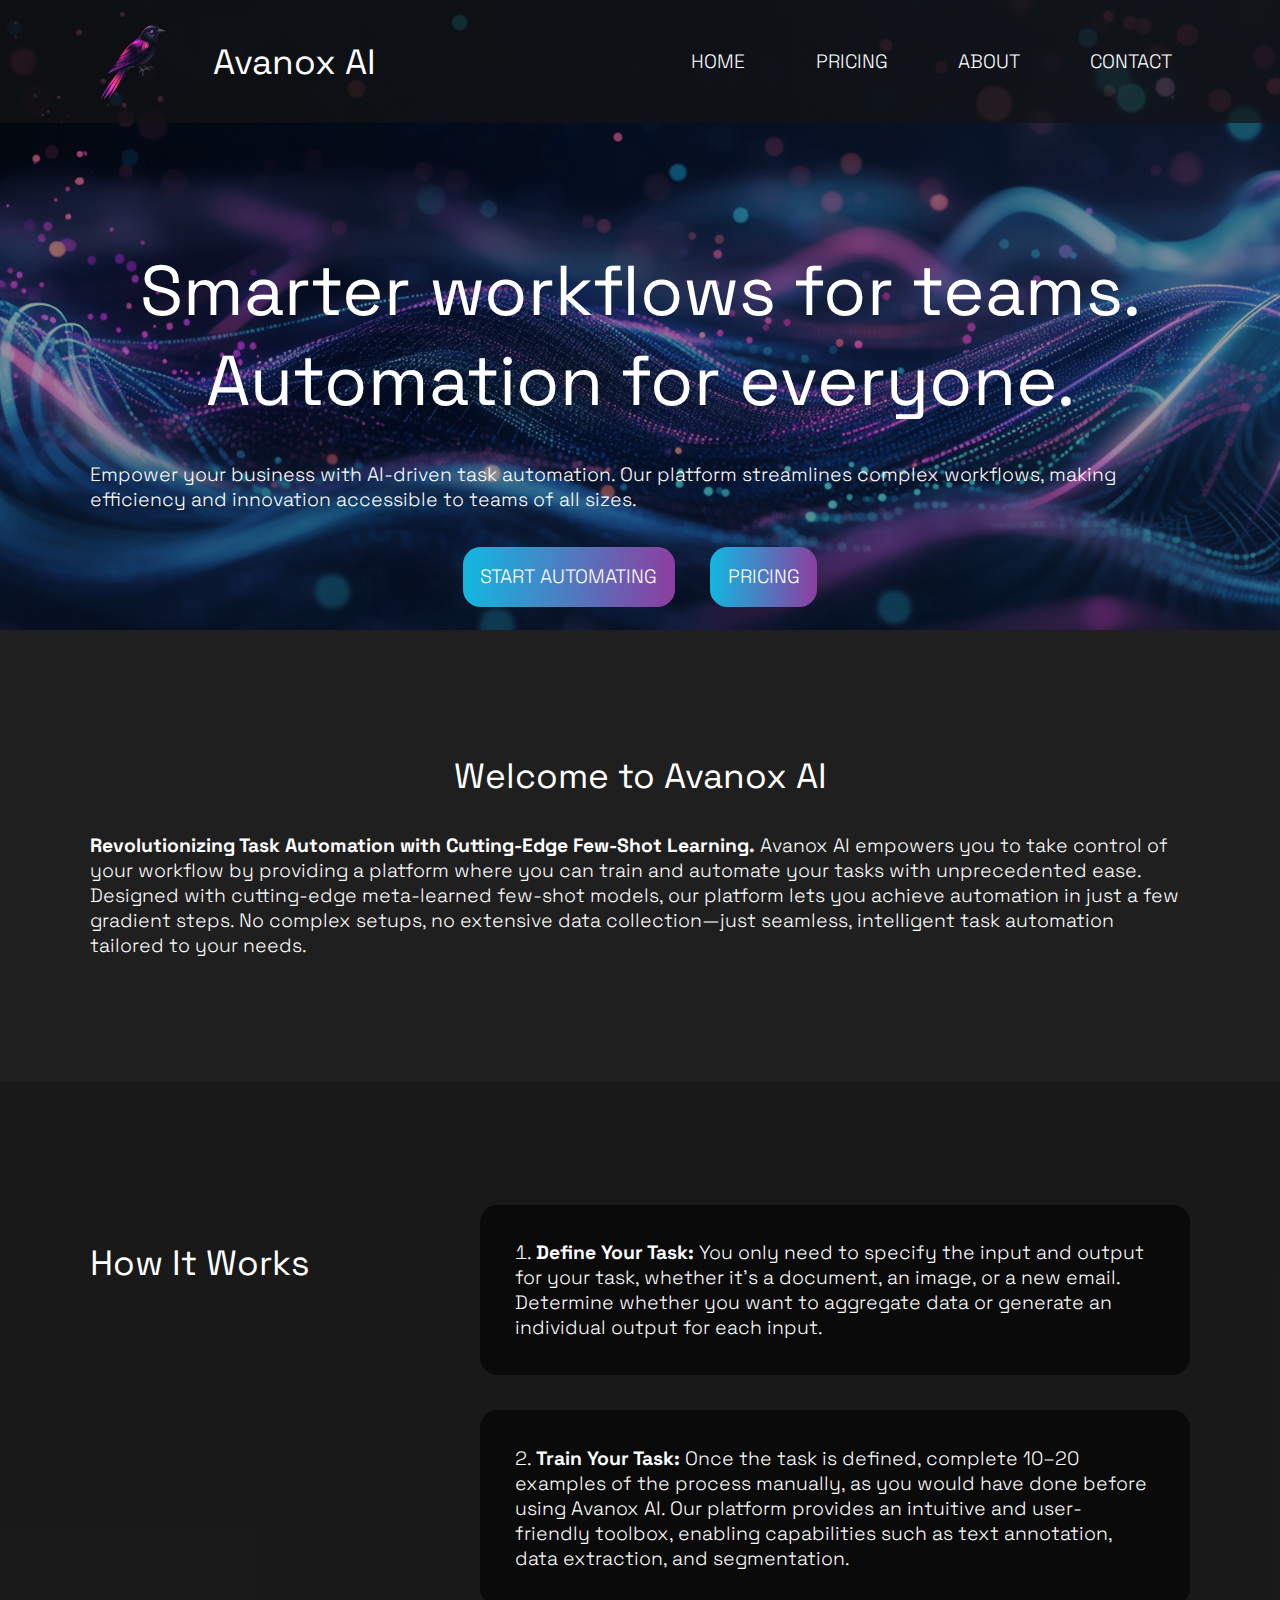
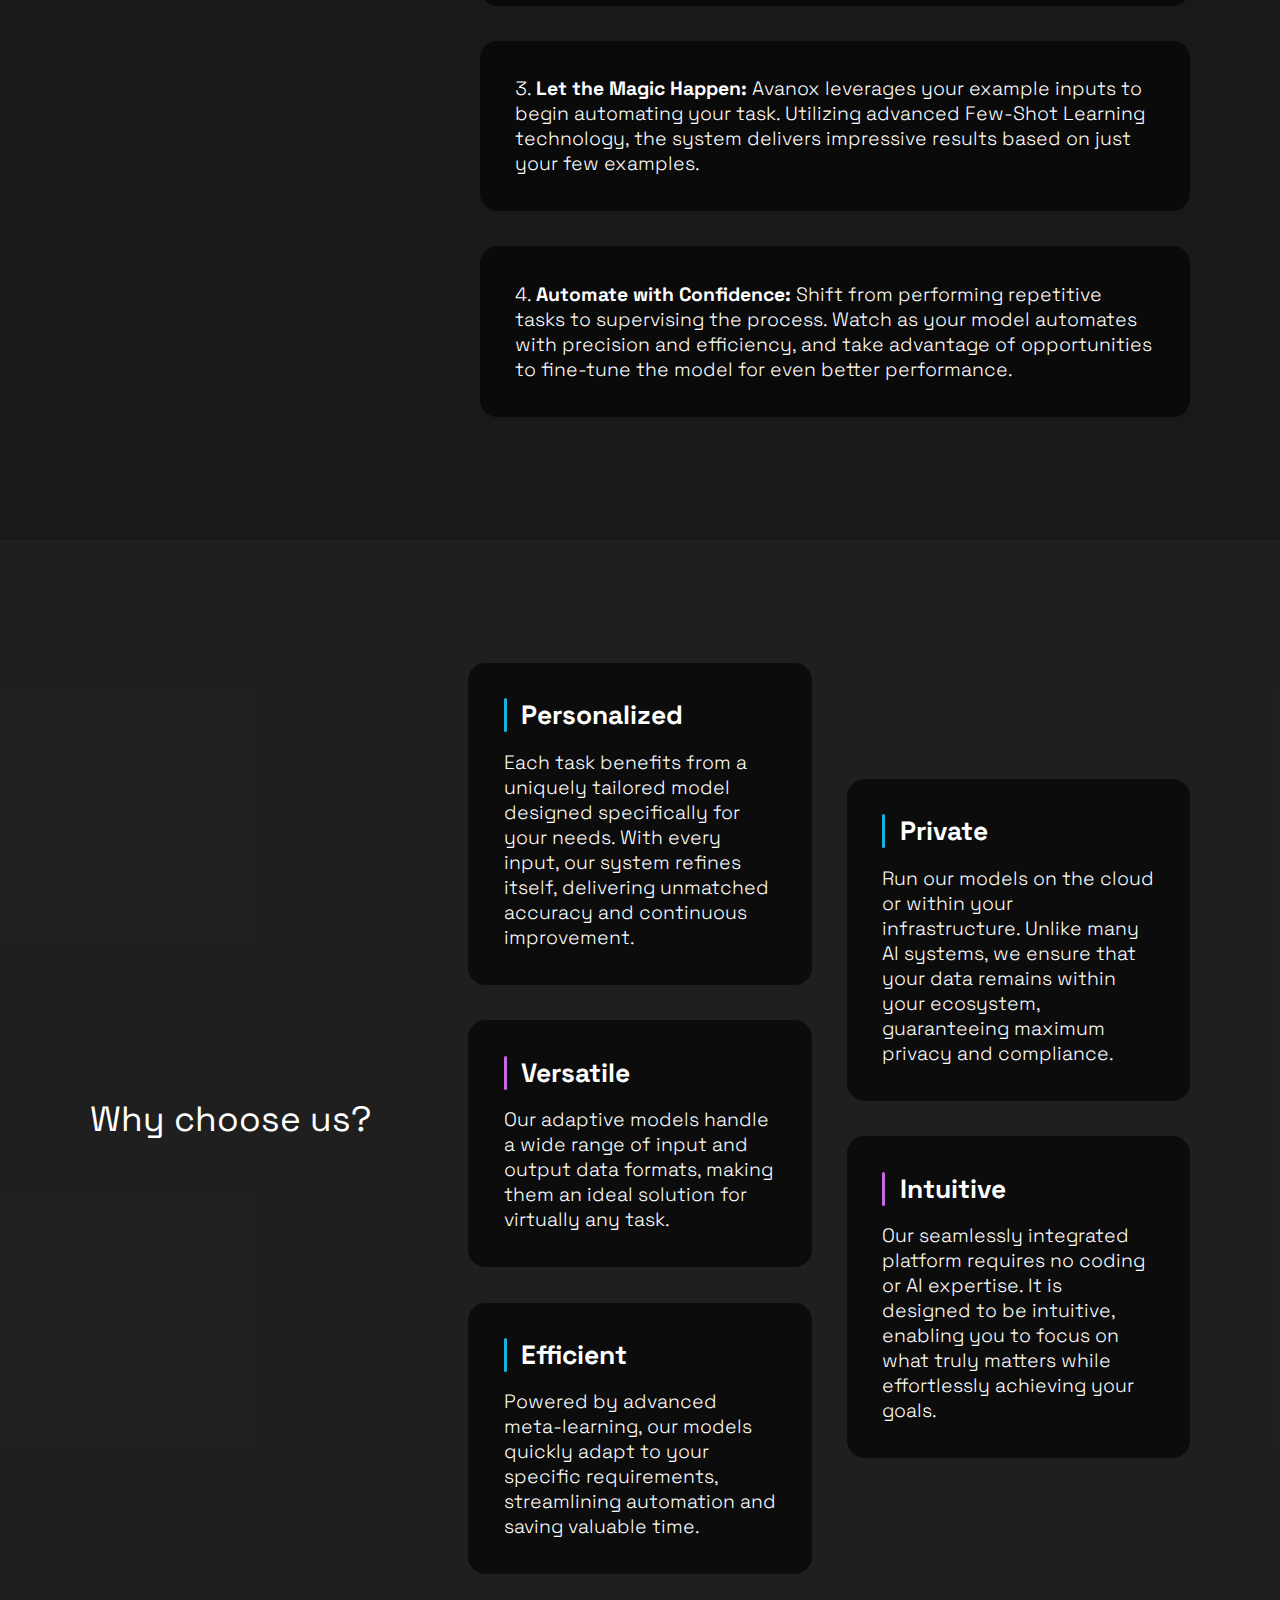
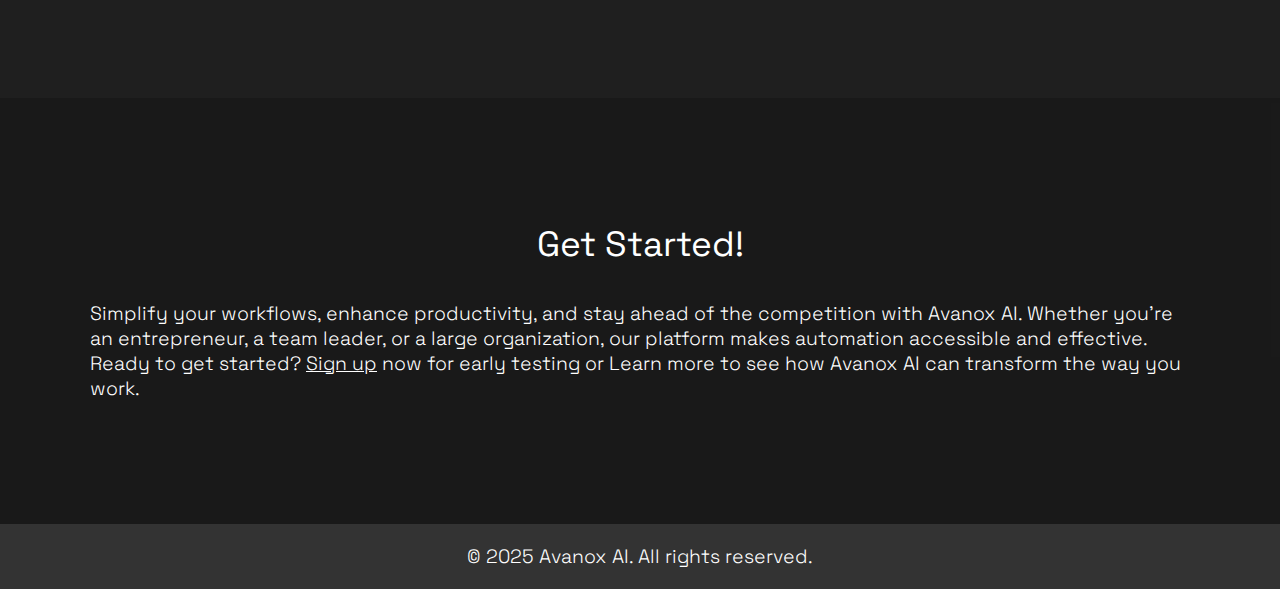
<file: index.html>
<!DOCTYPE html>
<html lang="en">
<head>
    <meta charset="UTF-8">
    <meta name="viewport" content="width=device-width, initial-scale=1.0">
    <title>Avanox AI</title>
    <link href="https://fonts.googleapis.com/css2?family=Space+Grotesk:wght@300..700&display=swap" rel="stylesheet">
    <link rel="stylesheet" href="style.css">

</head>
<body>
    <header>
        <section class="menu">
            <div class="container">
                <div class="col_wrapper between">
                    <div>
                        <div class="col_wrapper left">
                            <img src="img/logo.png" alt="Company Logo" class="logo">
                            <h3>Avanox AI</h3>
                        </div>
                    </div>
                    <div>
                        <nav class="col_wrapper center">
                            <a class="btn" href="index.html">Home</a>
                            <a class="btn" href="pricing.html">Pricing</a>
                            <a class="btn" href="about.html">About</a>
                            <a class="btn" href="contact.html">Contact</a>
                        </nav>
                    </div>
                </div>
            </div>
        </section>
        <section class="overlay">
            <div class="container">
                <div class="row_wrapper">
                    <div class="col_wrapper center">
                        <h2>Smarter workflows for teams. Automation for everyone.</h2>
                    </div>
                    <div class="col_wrapper center">
                        <p>Empower your business with AI-driven task automation. Our platform streamlines complex workflows, making efficiency and innovation accessible to teams of all sizes.</p>
                    </div>
                    <div class="col_wrapper center">
                        <a class="btn filled" href="#">Start automating</a>
                        <a class="btn filled" href="#">Pricing</a>
                    </div>
                </div>
            </div>
        </section>
    </header>

    <main>
        <section class="intro">
            <div class="container">
                <h3>Welcome to Avanox AI</h3>
                <p><b>Revolutionizing Task Automation with Cutting-Edge Few-Shot Learning.</b> Avanox AI empowers you to take control of your workflow by providing a platform where you can train and automate your tasks with unprecedented ease. Designed with cutting-edge meta-learned few-shot models, our platform lets you achieve automation in just a few gradient steps. No complex setups, no extensive data collection—just seamless, intelligent task automation tailored to your needs.</p>
            </div>
        </section>

        <section class="technology">
            <div class="container">
                <article class="col_wrapper _1_2">
                    <h3>How It Works</h3>
                    <ol>
                        <li><b>Define Your Task:</b> You only need to specify the input and output for your task, whether it’s a document, an image, or a new email. Determine whether you want to aggregate data or generate an individual output for each input.</li>
                        <li><b>Train Your Task:</b> Once the task is defined, complete 10–20 examples of the process manually, as you would have done before using Avanox AI. Our platform provides an intuitive and user-friendly toolbox, enabling capabilities such as text annotation, data extraction, and segmentation.</li>
                        <li><b>Let the Magic Happen:</b> Avanox leverages your example inputs to begin automating your task. Utilizing advanced Few-Shot Learning technology, the system delivers impressive results based on just your few examples.</li>
                        <li><b>Automate with Confidence:</b> Shift from performing repetitive tasks to supervising the process. Watch as your model automates with precision and efficiency, and take advantage of opportunities to fine-tune the model for even better performance.</li>
                    </ol>
                </article>
            </div>
        </section>

        <section class="trust">
            <div class="container">
                <div class="col_wrapper same">
                    <h3>Why choose us?</h3>
                    <div class="row_wrapper">
                        <article class="content_box">
                            <h4>Personalized</h4>
                            <p>Each task benefits from a uniquely tailored model designed specifically for your needs. With every input, our system refines itself, delivering unmatched accuracy and continuous improvement.</p>
                        </article>
                        <article class="content_box">
                            <h4>Versatile</h4>
                            <p>Our adaptive models handle a wide range of input and output data formats, making them an ideal solution for virtually any task.</p>
                        </article class="content_box">
                        <article class="content_box">
                            <h4>Efficient</h4>
                            <p>Powered by advanced meta-learning, our models quickly adapt to your specific requirements, streamlining automation and saving valuable time.</p>
                        </article class="content_box">
                    </div>
                    <div class="row_wrapper">
                        <article class="content_box">
                            <h4>Private</h4>
                            <p>Run our models on the cloud or within your infrastructure. Unlike many AI systems, we ensure that your data remains within your ecosystem, guaranteeing maximum privacy and compliance.</p>
                        </article class="content_box">
                        <article class="content_box">
                            <h4>Intuitive</h4>
                            <p>Our seamlessly integrated platform requires no coding or AI expertise. It is designed to be intuitive, enabling you to focus on what truly matters while effortlessly achieving your goals.</p>
                        </article class="content_box">
                    </div>

                </div>
            </div>
        </section>

        <section class="outro">
            <div class="container">
                <h3>Get Started!</h3>
                <p>Simplify your workflows, enhance productivity, and stay ahead of the competition with Avanox AI. Whether you're an entrepreneur, a team leader, or a large organization, our platform makes automation accessible and effective. Ready to get started? <a href="contact.html">Sign up</a> now for early testing or Learn more to see how Avanox AI can transform the way you work.</p>
            </div>
        </section>        


    </main>

    <footer>
        <div class="container">
            <p>&copy; 2025 Avanox AI. All rights reserved.</p>
        </div>
    </footer>

</body>
</html>
</file>
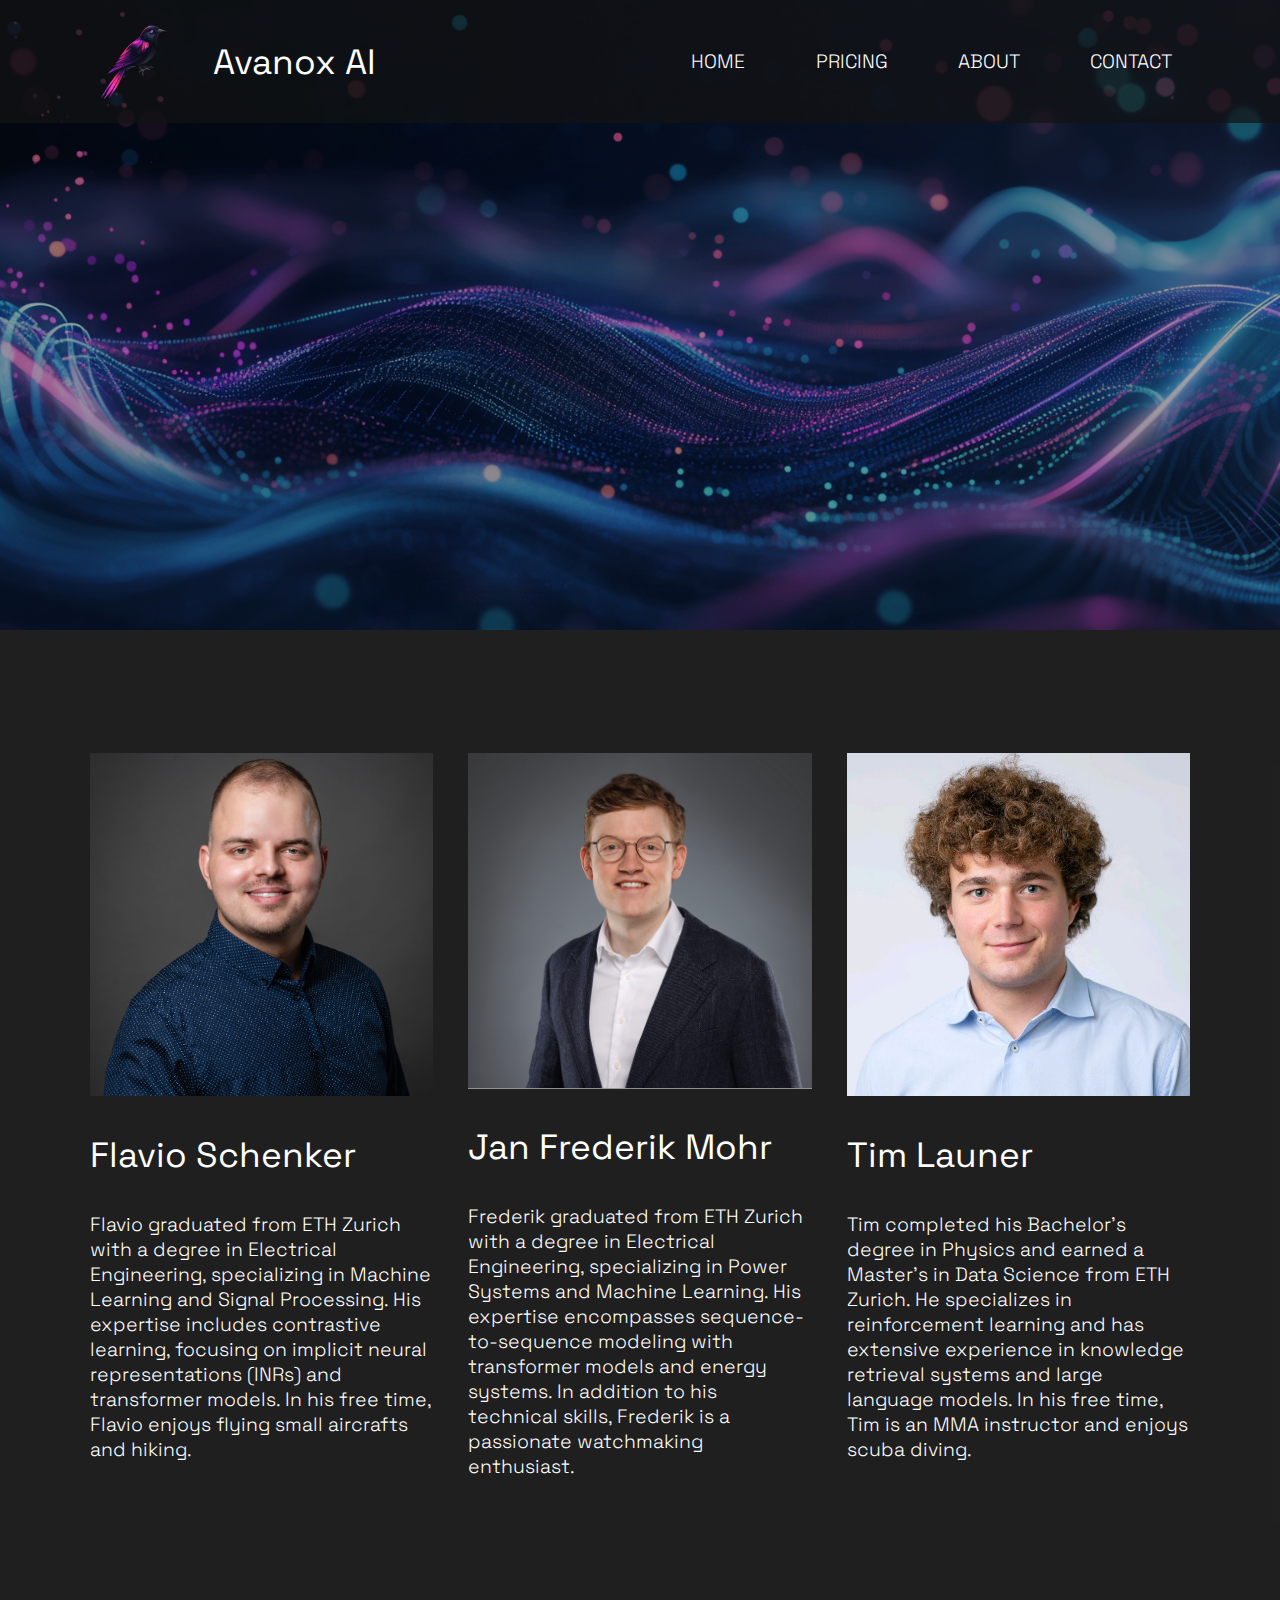
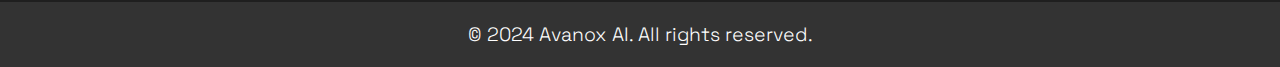
<file: about.html>
<!DOCTYPE html>
<html lang="en">
<head>
    <meta charset="UTF-8">
    <meta name="viewport" content="width=device-width, initial-scale=1.0">
    <title>Avanox AI - About us</title>
    <link href="https://fonts.googleapis.com/css2?family=Space+Grotesk:wght@300..700&display=swap" rel="stylesheet">
    <link rel="stylesheet" href="style.css">

</head>
<body>
    <header>
        <section class="menu">
            <div class="container">
                <div class="col_wrapper between">
                    <div class="col">
                        <div class="col_wrapper left">
                            <img src="img/logo.png" alt="Company Logo" class="logo">
                            <h3>Avanox AI</h3>
                        </div>
                    </div>
                    <div class="col">
                        <nav class="col_wrapper center">
                            <a class="btn" href="index.html">Home</a>
                            <a class="btn" href="pricing.html">Pricing</a>
                            <a class="btn" href="about.html">About</a>
                            <a class="btn" href="contact.html">Contact</a>
                        </nav>
                    </div>
                </div>
            </div>
        </section>
    </header>


    <main class="x_row_wrapper">

        <section class="about">
            <div class="container">
                <div class="row_wrapper">
                    <div class="col_wrapper same">
                        <div class="row_wrapper">
                            <img src="img/about_flavio.jpg" alt="Company Logo">
                            <h3>Flavio Schenker</h3>
                            <p>Flavio graduated from ETH Zurich with a degree in Electrical Engineering, specializing in Machine Learning and Signal Processing. His expertise includes contrastive learning, focusing on implicit neural representations (INRs) and transformer models. In his free time, Flavio enjoys flying small aircrafts and hiking.</p>
                        </div>
                        <div class="row_wrapper">
                            <img src="img/about_frederik.jpg" alt="Company Logo">
                            <h3>Jan Frederik Mohr</h3>
                            <p>Frederik graduated from ETH Zurich with a degree in Electrical Engineering, specializing in Power Systems and Machine Learning. His expertise encompasses sequence-to-sequence modeling with transformer models and energy systems. In addition to his technical skills, Frederik is a passionate watchmaking enthusiast.</p>
                        </div>
                        <div class="row_wrapper">
                            <img src="img/about_tim.jpg" alt="Company Logo">
                            <h3>Tim Launer</h3>
                            <p>Tim completed his Bachelor’s degree in Physics and earned a Master’s in Data Science from ETH Zurich. He specializes in reinforcement learning and has extensive experience in knowledge retrieval systems and large language models. In his free time, Tim is an MMA instructor and enjoys scuba diving.</p>
                        </div>
                    </div>
                </div>
            </div>
        </section>
    </main>

    <footer>
        <div class="container">
            <p>&copy; 2024 Avanox AI. All rights reserved.</p>
        </div>
    </footer>

</body>
</html>
</file>
<file: style.css>
/* General Reset */
* {
    margin: 0;
    padding: 0;
    box-sizing: border-box;
    font-family: "Space Grotesk", sans-serif;
    font-weight: 300;
    font-style: normal;
    font-size: 1.1rem;
    color: #ffffff;
}

b, strong {
    font-weight: 700;
    font-style: normal;
}



main {
    background-color: rgba(25, 25, 25, 1);
    /* background-image: url('stripes.webp'); */
    background-size: 100% auto;
    background-position: center;
}

main > * {
    padding: 7rem 0rem;
}

main > *:nth-child(odd) {
    background-color: rgba(90, 90, 90, 0.1);
}
main > *:nth-child(even) {
    background-color: rgba(30, 30, 30, 0.1);
}


.container {
    max-width: 1100px;
    margin: 0 auto;
}

.row_wrapper {
    width: 100%;
    display: flex;
    flex-direction: column;
    gap: 2rem;
}

.col_wrapper {
    width: 100%;
    display: flex;
    flex-direction: row;
    gap: 2rem;
}
@media (max-width: 768px) {
    * {
        font-size: 1rem;
    }
    .container {
        padding: 0rem 2rem;
    }
    .col_wrapper {
        justify-content: center;
        flex-direction: column;
    }
}

.center {
    justify-content: center;
}
.between {
    justify-content: space-between;
}
.same {
    justify-content: center;
}
.same > *{
    flex: 1 1 0;
    min-width: 0;
}
.left {
    justify-content: left;
}
.right {
    justify-content: right;
}
._1_2 > :nth-child(1){
    flex: 1;
    min-width: 0;
}
._1_2 > :nth-child(2){
    flex: 2;
    min-width: 0;
}
._2_1 > :nth-child(1){
    flex: 2;
    min-width: 0;
}
._2_1 > :nth-child(2){
    flex: 1;
    min-width: 0;
}


.btn {
    text-decoration: none;
    padding: 1rem;
    text-align: center;
    color: #ffffff;
    border-radius: 1rem;
    text-transform: uppercase;
}
.filled {
    background-image: linear-gradient(272.03deg, #8a40a0 2.63%, #16b3de 95.31%);
}

.btn:hover{
    background-color: rgba(0,225,255,1);
    box-shadow: 0px 0px 3rem 1rem rgba(0,225,255,1);}



/* Intro */
.intro {
    text-align: left;
}
.intro h3 {
    text-align: center;
    margin-bottom: 2rem;
}

/* Technology */
.technology .col_wrapper {
    align-items: start;
    list-style-position: inside;
}

.technology h3{
    text-align: left;
    margin-top: 2rem;
}

.technology li{
    text-align: left;
	padding: 2rem;
	border-radius: 1rem;
    background-color: #00000099;
}
.technology li:hover {
    box-shadow: 0px 0px 2rem 0.5rem rgba(0,225,255,1);
}
.technology li + li {
    margin-top: 2rem;
}

/* Trust */
.trust .col_wrapper {
    align-items: center;
}
.content_box {
    background-color: #00000099;
    border-radius: 1rem;
    padding: 2rem;
    text-align: left;
}
.content_box:hover {
    box-shadow: 0px 0px 2rem 0.5rem rgba(0,225,255,1);
}

.content_box > h4 {
    position: relative;
    padding-left: 1rem;
    font-size: 1.5rem;
    font-weight: bold;
    margin-bottom: 1rem;
}

.content_box > h4::before {
    content: '';
    position: absolute;
    left: 0;
    top: 0;
    bottom: 0;
    width: 3px;
    background-color: #16b3de;
    border-radius: 2px;
}

.content_box:nth-of-type(even) > h4::before {
    background-color: #c669e2
}

/* Outro */
.outro {
    text-align: left;
}
.outro h3 {
    text-align: center;
    margin-bottom: 2rem;
}


header {
    background-image: url('img/header_bg.png');
    background-size: cover;
    background-position: center;
    height: 70vh;
}

.menu {
    background-color: rgba(19, 19, 19, 0.7);
    padding: 1rem 0rem;
}

.menu .col_wrapper {
    align-items: center;

}

.logo {
    height: 5rem;
}

.overlay {
    margin-top: 7rem;
    color: white;
    height: 100%;
}

/* Heading and paragraph styling */
h1 {
    font-size: 5rem;
    font-weight: 400;
}
h2 {
    font-size: 4rem;
    font-weight: 400;
    text-align: center;
}
h3 {
    font-size: 2rem;
    font-weight: 400;
}



/* Header Styles */
header {
    background-color: #333;
    color: white;
}

header h1 {
    margin: 0;
}



/* Footer Styles */
footer {
    background-color: #333;
    color: white;
    text-align: center;
    padding: 20px 0;
}

/* Responsive Media Queries */
@media (max-width: 768px) {
    .nav-links li {
        display: block;
        margin-bottom: 10px;
    }

    header h1, footer p {
        text-align: center;
    }
}
</file>
